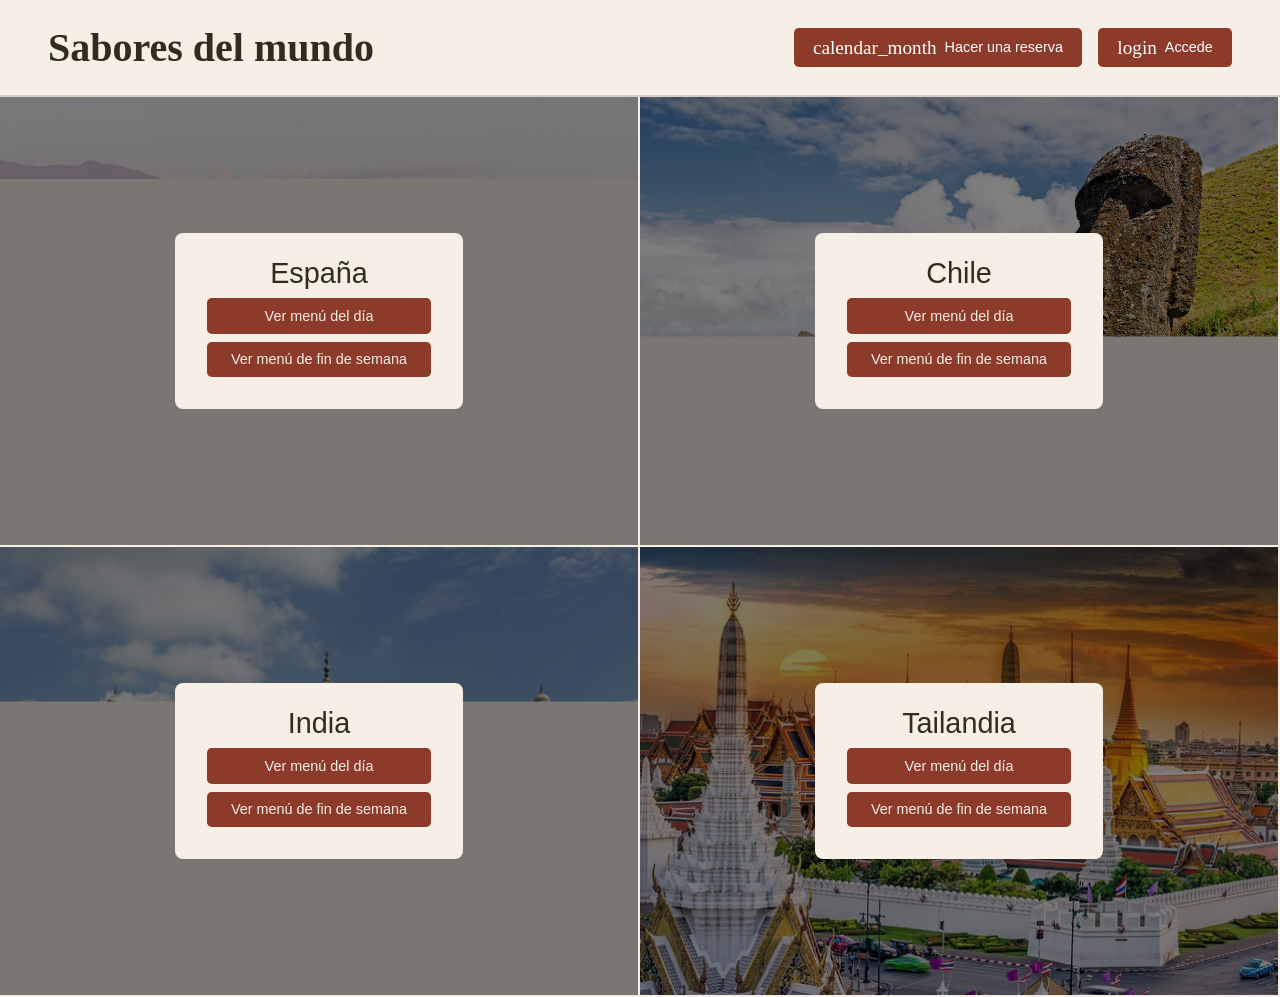
<file: src/main/webapp/index.html>
<!DOCTYPE html>
<html lang="es">
<head>
    <meta charset="UTF-8">
    <meta http-equiv="refresh" content="0; url=view/index.html" />
    <title>Cargando Sabores del Mundo...</title>
</head>
<body>
</body>
</html>
</file>
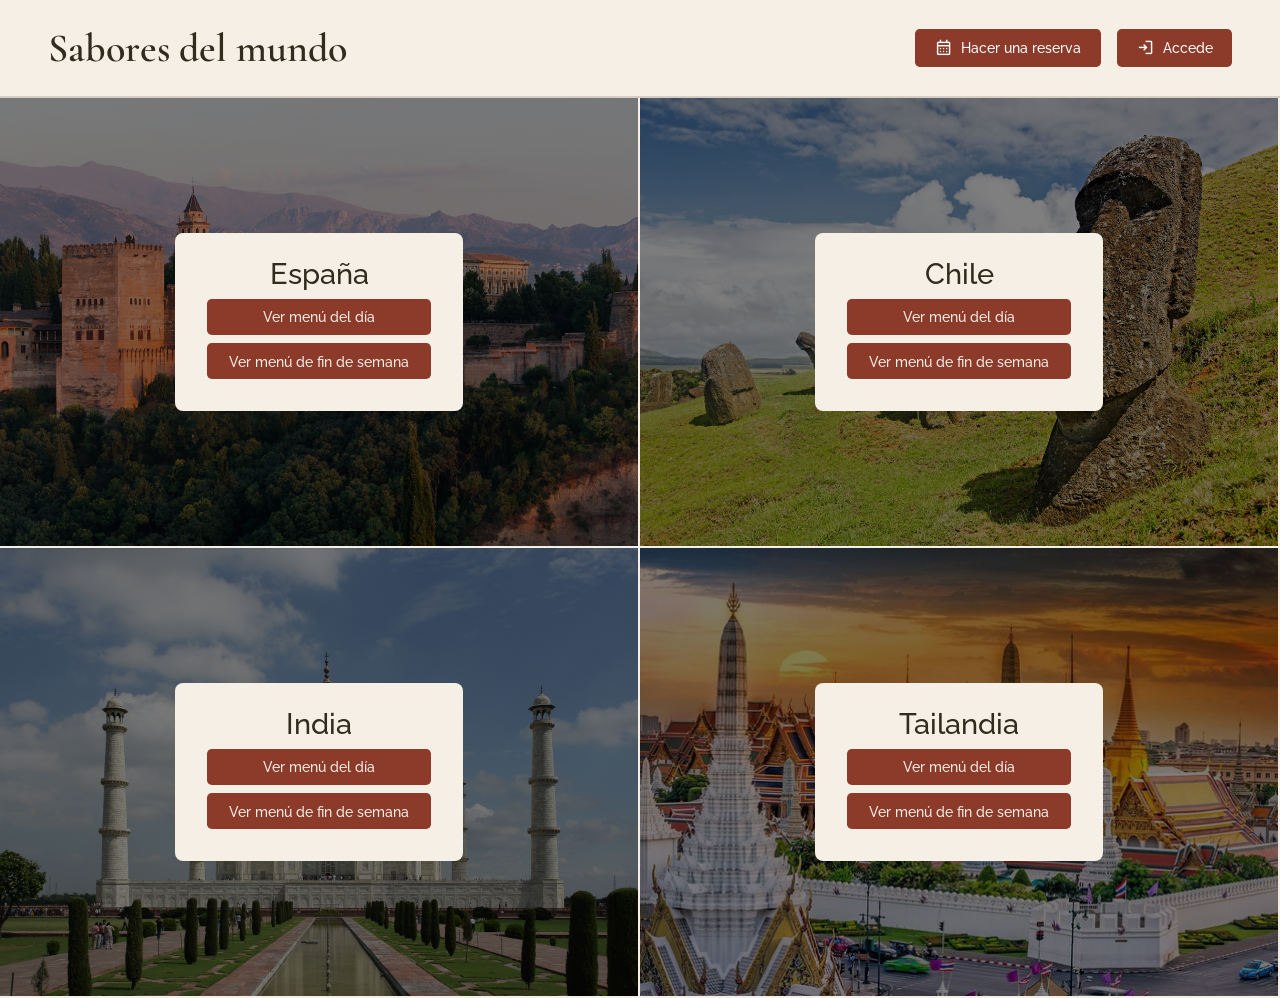
<file: src/main/webapp/view/index.html>
<!DOCTYPE html>
<html lang="es">
<head>
    <meta charset="UTF-8">
    <meta name="viewport" content="width=device-width, initial-scale=1.0">
    <title>Sabores del mundo</title>
    <link href="https://fonts.googleapis.com/css2?family=Cormorant+Garamond:wght@400;600&family=Raleway:wght@400;500;600&display=swap" rel="stylesheet">
    <link rel="stylesheet" href="https://fonts.googleapis.com/css2?family=Material+Symbols+Outlined:opsz,wght,FILL,GRAD@24,400,0,0" />
    <link rel="stylesheet" href="../css/styles.css">
    <script src="../js/main.js" defer></script>
</head>
<body>
    
    <header class="header">
    <h1>Sabores del mundo</h1>
    
    <nav style="display: flex; gap: 1rem; align-items: center; flex-wrap: wrap;">
        
        <a id="btn-panel-admin" href="admin.html" class="btn btn-reserva" style="display: none; align-items: center; gap: 0.5rem; text-decoration: none; background-color: #8C3A2A;">
            <span class="material-symbols-outlined">shield_person</span> Admin
        </a>

        <a href="reservas.html" class="btn btn-reserva" style="display: flex; align-items: center; gap: 0.5rem; text-decoration: none;">
            <span class="material-symbols-outlined">calendar_month</span> Hacer una reserva
        </a>
        
        <button id="btn-accede" onclick="mostrarAcceso()" class="btn btn-reserva" style="display: flex; align-items: center; gap: 0.5rem;">
            <span class="material-symbols-outlined">login</span> Accede
        </button>

        <button id="btn-mi-perfil" onclick="mostrarPerfil()" class="btn btn-reserva" style="display: none; align-items: center; gap: 0.5rem;">
            <span class="material-symbols-outlined">person</span> Mi perfil
        </button>

        <button id="btn-cerrar-sesion" onclick="cerrarSesion()" class="btn" style="background-color: #8C3A2A; color: white; display: none; align-items: center; gap: 0.5rem; border: none; cursor: pointer; border-radius: 0.3rem; padding: 0.6rem 1rem; font-family: 'Raleway', sans-serif;">
            <span class="material-symbols-outlined">logout</span> Cerrar sesión
        </button>

    </nav>
</header>

    <main id="vista-inicio" class="grid-salas">
        <article class="sala" style="background-image: url('../assets/alhambra-españa.jpg');">
            <div class="caja-blanca">
                <h2>España</h2>
                <button onclick="mostrarVista('dia', 'Espana')" class="btn btn-menu">Ver menú del día</button>
                <button onclick="mostrarVista('finde', 'Espana')" class="btn btn-menu">Ver menú de fin de semana</button>
            </div>
        </article>
        <article class="sala" style="background-image: url('../assets/moai-chile.jpg');">
            <div class="caja-blanca">
                <h2>Chile</h2>
                <button onclick="mostrarVista('dia', 'Chile')" class="btn btn-menu">Ver menú del día</button>
                <button onclick="mostrarVista('finde', 'Chile')" class="btn btn-menu">Ver menú de fin de semana</button>
            </div>
        </article>
        <article class="sala" style="background-image: url('../assets/tajmahal-india.jpeg');">
            <div class="caja-blanca">
                <h2>India</h2>
                <button onclick="mostrarVista('dia', 'India')" class="btn btn-menu">Ver menú del día</button>
                <button onclick="mostrarVista('finde', 'India')" class="btn btn-menu">Ver menú de fin de semana</button>
            </div>
        </article>
        <article class="sala" style="background-image: url('../assets/palacio-tailandia.jpg');">
            <div class="caja-blanca">
                <h2>Tailandia</h2>
                <button onclick="mostrarVista('dia', 'Tailandia')" class="btn btn-menu">Ver menú del día</button>
                <button onclick="mostrarVista('finde', 'Tailandia')" class="btn btn-menu">Ver menú de fin de semana</button>
            </div>
        </article>
    </main>

    <section id="vista-menu-dia" class="oculto menu-container">
        <div class="menu-header">
            <div class="titulos">
                <h1>Menú del día</h1>
                <p id="subtitulo-dia">País</p>
            </div>
            <button onclick="volverInicio()" class="link-volver">← Volver al inicio</button>
        </div>
        <hr class="separador">

        <div class="tabs-container">
            <button class="tab-pill activo" onclick="mostrarPlatos('bebida', this, 'vista-menu-dia')">Bebidas</button>
            
            <button class="tab-pill" onclick="mostrarPlatos('primero', this, 'vista-menu-dia')">Primero</button>
            <button class="tab-pill" onclick="mostrarPlatos('segundo', this, 'vista-menu-dia')">Segundo</button>
            <button class="tab-pill" onclick="mostrarPlatos('postre', this, 'vista-menu-dia')">Postre</button>
            
            <button class="tab-pill" onclick="mostrarPlatos('infantil', this, 'vista-menu-dia')">Menú Infantil</button>
        </div>

        <div id="contenedor-platos-dia" class="grid-platos">
            <p style="width: 100%; text-align: center; padding: 2rem;">Cargando menú del día...</p>
        </div>
    </section>

    <section id="vista-menu-finde" class="oculto menu-container">
        <div class="menu-header">
            <div class="titulos">
                <h1>Menú de fin de semana</h1>
                <p id="subtitulo-finde">País</p>
            </div>
            <button onclick="volverInicio()" class="link-volver">← Volver al inicio</button>
        </div>
        <hr class="separador">

        <div class="tabs-container">
            <button class="tab-pill activo" onclick="mostrarPlatos('bebida', this, 'vista-menu-finde')">Bebidas</button>
            
            <button class="tab-pill" onclick="mostrarPlatos('entrante', this, 'vista-menu-finde')">Entrantes</button>
            <button class="tab-pill" onclick="mostrarPlatos('primero', this, 'vista-menu-finde')">Primero</button>
            <button class="tab-pill" onclick="mostrarPlatos('segundo', this, 'vista-menu-finde')">Segundo</button>
            <button class="tab-pill" onclick="mostrarPlatos('postre', this, 'vista-menu-finde')">Postre</button>
            <button class="tab-pill" onclick="mostrarPlatos('infantil', this, 'vista-menu-finde')">Menú Infantil</button>
        </div>

        <div id="contenedor-platos-finde" class="grid-platos">
            <p style="width: 100%; text-align: center; padding: 2rem;">Cargando menú de fin de semana...</p>
        </div>
    </section>


    <section id="vista-acceso" class="oculto reserva-container" style="background-color: var(--fondo); position: absolute; top:0; left:0; width:100%; min-height:100vh; z-index: 100; flex-direction: column;">
        <div style="width: 100%; max-width: 40rem; margin-bottom: 1rem;">
            <button onclick="volverInicio()" class="link-volver">← Volver atrás</button>
        </div>

        <!-- TARJETA LOGIN -->
        <div id="caja-login" class="caja-formulario">
            <h2 style="font-family: 'Cormorant Garamond', serif;">Inicia sesión</h2>
            <hr class="separador-form">

            <form id="form-login" class="formulario">
                <div class="campo">
                    <label for="login-email">Correo electrónico</label>
                    <input type="email" id="login-email" placeholder="ejemplo@correo.com" required>
                </div>
                
                <div class="campo">
                    <label for="login-password">Contraseña</label>
                    <div class="password-container">
                        <input type="password" id="login-password" placeholder="••••••••••••" required>
                        <span class="material-symbols-outlined toggle-password" onclick="togglePassword('login-password')">visibility_off</span>
                    </div>
                </div>
                
                <button type="button" onclick="iniciarSesionFetch()" class="btn btn-reserva btn-submit">Entrar</button>
            </form>
            <p class="cambio-acceso" style="text-align: center; margin-top: 1.5rem;">¿No tienes cuenta? <a href="#" onclick="cambiarModoAcceso('registro')">Regístrate aquí</a></p>
        </div>

        <div id="caja-registro" class="caja-formulario oculto">
            <h2 style="font-family: 'Cormorant Garamond', serif;">Regístrate</h2>
            <hr class="separador-form">

            <form id="form-registro" class="formulario">
                <div class="campo">
                    <label for="reg-nombre">Nombre completo</label>
                    <input type="text" id="reg-nombre" placeholder="Ej: Rodrigo Martín" required>
                </div>
                <div class="fila-campos">
                    <div class="campo">
                        <label for="reg-email">Correo electrónico</label>
                        <input type="email" id="reg-email" placeholder="ejemplo@correo.com" required>
                    </div>
                    
                    <div class="campo">
                        <label for="reg-password">Contraseña</label>
                        <div class="password-container">
                            <input type="password" id="reg-password" placeholder="••••••••••••" required>
                            <span class="material-symbols-outlined toggle-password" onclick="togglePassword('reg-password')">visibility_off</span>
                        </div>
                    </div>
                    
                </div>
                <button type="button" onclick="registrarUsuarioFetch()" class="btn btn-reserva btn-submit">Crear cuenta</button>
            </form>
            <p class="cambio-acceso" style="text-align: center; margin-top: 1.5rem;">¿Ya tienes cuenta? <a href="#" onclick="cambiarModoAcceso('login')">Inicia sesión aquí</a></p>
        </div>
    </section>

    <section id="vista-perfil" class="oculto menu-container">
        <div class="menu-header">
            <div class="titulos">
                <h1>Mi Perfil</h1>
                <p id="email-usuario-perfil">usuario@email.com</p>
            </div>
            <button onclick="volverInicio()" class="link-volver">← Volver al inicio</button>
        </div>
        <hr class="separador">
        <div class="perfil-layout">
            <article class="tarjeta-perfil">
                <div class="puntos-header">
                    <span class="icono-perfil">🛡️</span>
                    <h3>Sistema de puntos</h3>
                </div>
                <div class="puntos-conteo">
                    <span id="num-visitas">5</span> / 10 visitas
                </div>
                <div class="barra-progreso-bg">
                    <div id="barra-color" class="barra-progreso-fill" style="width: 50%;"></div>
                </div>
                <p class="texto-puntos">Acumula una visita cada vez que vengas a nuestros restaurantes. Al llegar a 10 visitas recibirás una comida gratis.</p>
                <button class="btn btn-reserva" onclick="simularVisita()">Simular visita Demo +</button>
            </article>

            <article class="tarjeta-perfil">
                <h3>Información de la cuenta</h3>
                <div class="info-cuenta">
    <div class="dato"><strong>Correo electrónico:</strong> <span id="dato-email">usuario@email.com</span></div>
    <div class="dato"><strong>Nombre completo:</strong> <span id="dato-nombre">Juan Pérez</span></div>
    
    <div style="display: flex; gap: 1rem; margin-top: 1rem;">
        <button class="btn btn-reserva" onclick="actualizarPasswordFetch()">Cambiar contraseña</button>
        <button class="btn" style="background-color: #8C3A2A; color: white;" onclick="borrarCuentaFetch()">Borrar mi cuenta</button>
    </div>
</div>
            </article>
        </div>
    </section>

</body>
</html>
</file>
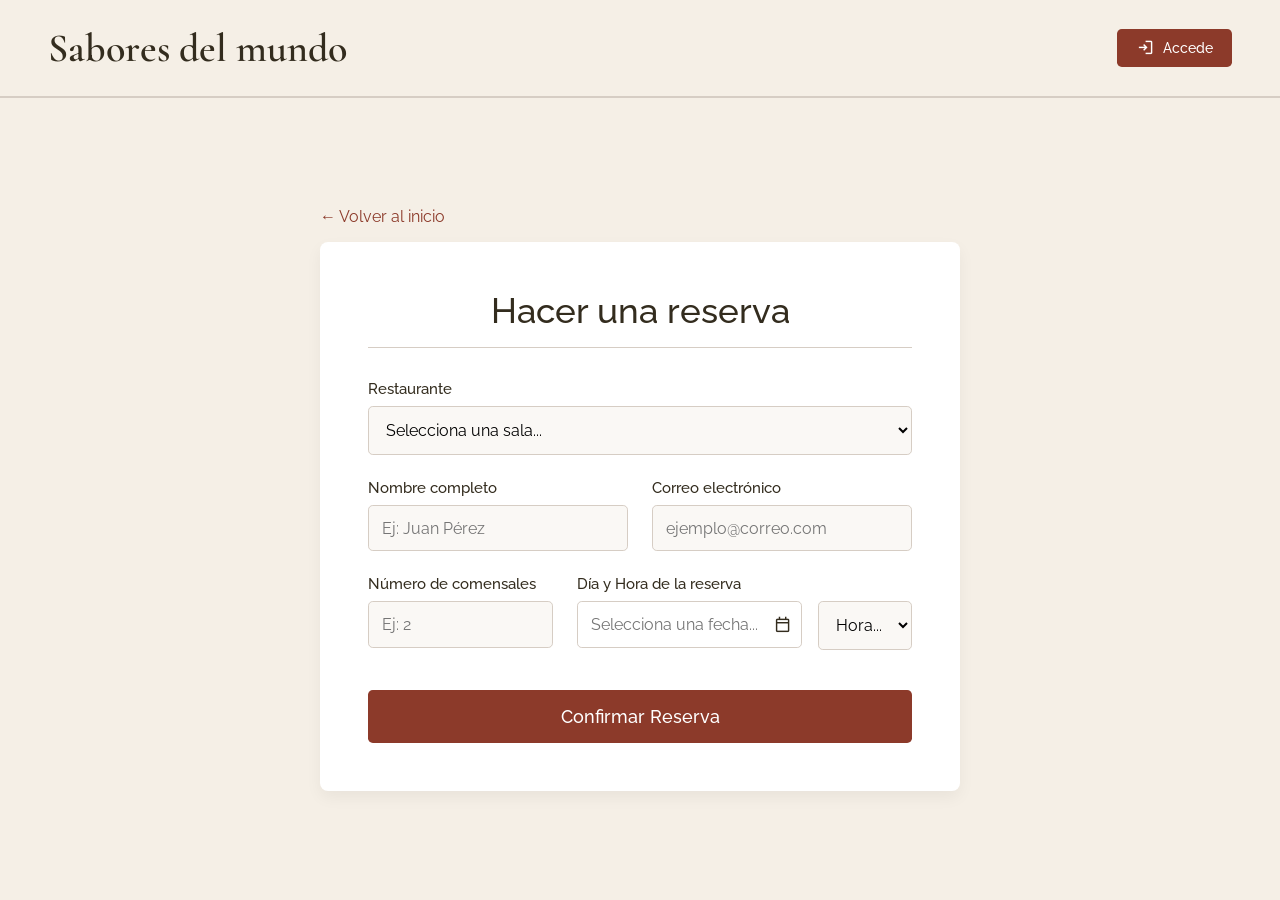
<file: src/main/webapp/view/reservas.html>
<!DOCTYPE html>
<html lang="es">
<head>
    <meta charset="UTF-8">
    <meta name="viewport" content="width=device-width, initial-scale=1.0">
    <title>Reservas - Sabores del mundo</title>
    <link href="https://fonts.googleapis.com/css2?family=Cormorant+Garamond:wght@400;600&family=Raleway:wght@400;500;600&display=swap" rel="stylesheet">
    <link rel="stylesheet" href="https://fonts.googleapis.com/css2?family=Material+Symbols+Outlined:opsz,wght,FILL,GRAD@24,400,0,0" />
    <link rel="stylesheet" href="../css/styles.css">
    <script src="../js/main.js" defer></script>
</head>
<body>
    
    <header class="header">
    <h1>Sabores del mundo</h1>
    <nav style="display: flex; gap: 1rem; align-items: center;">
        
        <button id="btn-accede" onclick="window.location.href='index.html?login=true'" class="btn btn-reserva" style="display: flex; align-items: center; gap: 0.5rem;">
            <span class="material-symbols-outlined">login</span> Accede
        </button>
        <button id="btn-mi-perfil" onclick="window.location.href='index.html?perfil=true'" class="btn btn-reserva" style="display: none; align-items: center; gap: 0.5rem;">
            <span class="material-symbols-outlined">person</span> Mi perfil
        </button>
        <button id="btn-cerrar-sesion" onclick="cerrarSesion()" class="btn" style="background-color: #8C3A2A; color: white; display: none; align-items: center; gap: 0.5rem; border: none; cursor: pointer; border-radius: 0.3rem; padding: 0.6rem 1rem; font-family: 'Raleway', sans-serif;">
            <span class="material-symbols-outlined">logout</span> Cerrar sesión
        </button>
    </nav>
</header>

    <main class="reserva-container" style="flex-direction: column;">
        
        <div style="width: 100%; max-width: 40rem; margin-bottom: 1rem; text-align: left;">
            <a href="index.html" class="link-volver">← Volver al inicio</a>
        </div>

        <div class="caja-formulario">
            <h2>Hacer una reserva</h2>
            <hr class="separador-form">

            <form class="formulario" action="#" id="form-reserva" onsubmit="enviarReserva(event)">
                <div class="campo">
                    <label for="restaurante">Restaurante</label>
                    <select id="restaurante" name="restaurante" required>
                        <option value="" disabled selected>Selecciona una sala...</option>
                        <option value="espana">España</option>
                        <option value="chile">Chile</option>
                        <option value="india">India</option>
                        <option value="tailandia">Tailandia</option>
                    </select>
                </div>
                
                <div class="fila-campos">
                    <div class="campo">
                        <label for="nombre">Nombre completo</label>
                        <input type="text" id="nombre" name="nombre" placeholder="Ej: Juan Pérez" required>
                    </div>
                    <div class="campo">
                        <label for="email">Correo electrónico</label>
                        <input type="email" id="email" name="email" placeholder="ejemplo@correo.com" required>
                    </div>
                </div>
                
                <div class="fila-campos">
                    <div class="campo">
                        <label for="comensales">Número de comensales</label>
                        <input type="number" id="comensales" name="comensales" min="1" max="20" placeholder="Ej: 2" required>
                    </div>
                    
                    <div class="campo">
                        <label>Día y Hora de la reserva</label>
                        <div style="display: flex; gap: 1rem; align-items: flex-start;">
                            
                            <div class="custom-datepicker-container" style="flex: 1; position: relative;">
                                <div class="input-con-icono" onclick="toggleCalendario()">
                                    <input type="text" id="reserva-fecha-texto" placeholder="Selecciona una fecha..." readonly required>
                                    <span class="material-symbols-outlined icono-calendario">calendar_today</span>
                                </div>
                                <input type="hidden" id="reserva-fecha" name="fecha" required>

                                <div class="calendar-dropdown oculto" id="calendar-dropdown">
                                    <div class="calendar-header">
                                        <button type="button" onclick="cambiarMes(-1)" class="btn-mes">&lt;</button>
                                        <span id="calendar-month-year"></span>
                                        <button type="button" onclick="cambiarMes(1)" class="btn-mes">&gt;</button>
                                    </div>
                                    <div class="calendar-weekdays">
                                        <span>Lu</span><span>Ma</span><span>Mi</span><span>Ju</span><span>Vi</span><span>Sá</span><span>Do</span>
                                    </div>
                                    <div class="calendar-days" id="calendar-days"></div>
                                </div>
                            </div>
                            
                            <select id="reserva-hora" name="hora" style="flex: 1;" required>
                                <option value="" disabled selected>Hora...</option>
                            </select>
                        </div>
                    </div>
                </div>
                
                <button type="submit" class="btn btn-reserva btn-submit">Confirmar Reserva</button>
            </form>
        </div>
    </main>

</body>
</html>
</file>
<file: src/main/webapp/css/styles.css>
:root {
    --fondo: #F5EFE6;
    --texto: #332C1E;
    --boton: #8C3A2A;
    --boton-hover: #6B2A1E;
    --blanco: #ffffff;
}

* { margin: 0; padding: 0; box-sizing: border-box; }

body {
    font-family: 'Raleway', sans-serif;
    background-color: var(--fondo);
    color: var(--texto);
    min-height: 100vh;
    display: flex;
    flex-direction: column;
}

h1 { font-family: 'Cormorant Garamond', serif; font-size: 2.5rem; font-weight: 600; }
h2 { font-family: 'Raleway', sans-serif; font-size: 1.8rem; font-weight: 500; margin-bottom: 0.5rem; }
p { line-height: 1.4; }

.oculto { display: none !important; }

.btn {
    font-family: 'Raleway', sans-serif;
    padding: 0.6rem 1.2rem;
    border-radius: 0.3rem;
    border: none;
    cursor: pointer;
    font-weight: 500;
    font-size: 0.9rem;
    transition: background-color 0.3s;
    text-decoration: none;
}

.btn-reserva { background-color: var(--boton); color: var(--blanco); }
.btn-menu { background-color: var(--boton); color: var(--fondo); width: 100%; margin-bottom: 0.5rem; }
.btn-reserva:hover, .btn-menu:hover { background-color: var(--boton-hover); }

.link-volver {
    background: none; border: none; color: var(--boton);
    cursor: pointer; font-family: 'Raleway', sans-serif;
    font-size: 1rem; padding: 0; text-decoration: none;
}
.link-volver:hover { text-decoration: underline; }

.material-symbols-outlined { font-size: 1.2rem !important; vertical-align: middle; }

.header {
    display: flex; justify-content: space-between; align-items: center;
    padding: 1.5rem 3rem; background-color: var(--fondo);
    border-bottom: 0.15rem solid #d6cdc4;
}

.grid-salas { flex: 1; display: flex; flex-wrap: wrap; width: 100%; }
.sala {
    flex: 0 0 50%; height: 50vh;
    background-size: cover; background-position: center;
    background-color: rgba(0, 0, 0, 0.5); background-blend-mode: multiply;
    display: flex; justify-content: center; align-items: center;
    border-right: 0.15rem solid var(--fondo); border-bottom: 0.15rem solid var(--fondo);
}
.caja-blanca {
    background-color: var(--fondo); padding: 1.5rem 2rem; border-radius: 0.5rem;
    text-align: center; display: flex; flex-direction: column; width: 70%; max-width: 18rem;
}

.menu-container { padding: 3rem 10%; max-width: 80rem; margin: 0 auto; width: 100%; }
.menu-header { display: flex; justify-content: space-between; align-items: flex-end; margin-bottom: 1rem; }
.titulos h1 { margin-bottom: 0.2rem; }
.titulos p { color: #666; font-size: 1.1rem; }
.separador { border: none; border-top: 0.1rem solid #d6cdc4; margin-bottom: 2.5rem; }

.tabs-container { display: flex; justify-content: center; gap: 1rem; margin-bottom: 3rem; flex-wrap: wrap; }
.tab-pill {
    padding: 0.6rem 1.8rem; border-radius: 2rem; border: none;
    background-color: #E6E0D8; color: var(--texto); font-weight: 500; font-size: 1rem;
    cursor: pointer; transition: all 0.3s ease; font-family: 'Raleway', sans-serif;
}
.tab-pill.activo { background-color: var(--boton); color: var(--blanco); }

.grid-platos { display: flex; flex-wrap: wrap; gap: 2rem; justify-content: center; }
.plato {
    display: flex; background-color: var(--blanco);
    width: calc(50% - 1rem); min-width: 22rem; border-radius: 0.5rem;
    box-shadow: 0 0.3rem 0.6rem rgba(0,0,0,0.05); overflow: hidden;
}
.img-plato { width: 35%; object-fit: cover; }
.info-plato { width: 65%; padding: 1.5rem; display: flex; flex-direction: column; justify-content: center; }
.info-plato h3 { font-size: 1.2rem; font-weight: 500; margin-bottom: 0.5rem; color: var(--texto); }
.info-plato p { font-size: 0.9rem; color: #666; }

.acceso-container {
    display: flex; position: absolute; top: 0; left: 0;
    width: 100%; min-height: 100vh; background-color: var(--fondo); z-index: 100;
}
.acceso-form-side {
    flex: 0 0 50%; display: flex; flex-direction: column;
    justify-content: center; padding: 3rem 10%;
}
.acceso-form-side .link-volver { align-self: flex-start; margin-bottom: 3rem; }
.acceso-form-side h1 { font-size: 3rem; margin-bottom: 2rem; }

.formulario-acceso { display: flex; flex-direction: column; gap: 1.5rem; max-width: 25rem; }
.formulario-acceso input {
    padding: 1rem; border: 0.1rem solid #d6cdc4; border-radius: 0.3rem;
    font-family: 'Raleway', sans-serif; font-size: 1rem; outline: none;
}
.formulario-acceso input:focus { border-color: var(--boton); }
.btn-full { width: 100%; padding: 1rem; font-size: 1.1rem; margin-top: 0.5rem; }
.cambio-acceso { margin-top: 1.5rem; font-size: 1rem; }
.cambio-acceso a { color: var(--boton); font-weight: 600; text-decoration: none; }
.acceso-img-side { flex: 0 0 50%; background-size: cover; background-position: center; }

.perfil-layout { display: flex; flex-direction: column; gap: 2rem; max-width: 50rem; margin: 0 auto; }
.tarjeta-perfil { background-color: var(--blanco); padding: 2.5rem; border-radius: 0.5rem; box-shadow: 0 0.2rem 0.8rem rgba(0,0,0,0.05); }
.puntos-header { display: flex; align-items: center; gap: 1rem; margin-bottom: 1rem; }
.puntos-conteo { font-size: 2rem; font-weight: 600; color: var(--boton); margin-bottom: 1rem; }
.barra-progreso-bg { background-color: #E6E0D8; height: 1rem; border-radius: 1rem; width: 100%; overflow: hidden; margin-bottom: 1.5rem; }
.barra-progreso-fill { background-color: var(--boton); height: 100%; transition: width 0.5s ease-out; }
.texto-puntos { font-size: 0.95rem; color: #666; margin-bottom: 2rem; }
.info-cuenta { margin-top: 1.5rem; display: flex; flex-direction: column; gap: 1rem; }
.dato { display: flex; justify-content: space-between; border-bottom: 0.1rem solid #eee; padding-bottom: 0.5rem; }

.reserva-container { flex: 1; display: flex; justify-content: center; align-items: center; padding: 2rem; }
.caja-formulario { background-color: var(--blanco); padding: 3rem; border-radius: 0.5rem; box-shadow: 0 0.4rem 1rem rgba(0,0,0,0.05); width: 100%; max-width: 40rem; }
.caja-formulario h2 { text-align: center; font-size: 2.2rem; margin-bottom: 1rem; }
.separador-form { border: none; border-top: 0.1rem solid #d6cdc4; margin-bottom: 2rem; }
.formulario { display: flex; flex-direction: column; gap: 1.5rem; }
.fila-campos { display: flex; gap: 1.5rem; }
.campo { display: flex; flex-direction: column; flex: 1; gap: 0.5rem; }
.campo label { font-weight: 500; font-size: 0.95rem; }
.campo input, .campo select {
    padding: 0.8rem; border: 0.1rem solid #d6cdc4; border-radius: 0.3rem;
    font-family: 'Raleway', sans-serif; font-size: 1rem; background-color: #faf8f5; outline: none;
}
.campo input:focus, .campo select:focus { border-color: var(--boton); }
.btn-submit { margin-top: 1rem; width: 100%; padding: 1rem; font-size: 1.1rem; }

@media (max-width: 48rem) {
    .header { flex-direction: column; gap: 1rem; padding: 1.5rem; }
    .sala { flex: 0 0 100%; border-right: none; }
    .plato { width: 100%; flex-direction: column; }
    .img-plato { width: 100%; height: 12rem; }
    .info-plato { width: 100%; }
    .acceso-form-side { flex: 0 0 100%; padding: 2rem; }
    .acceso-img-side { display: none; }
    .fila-campos { flex-direction: column; }
    .caja-formulario { padding: 2rem 1.5rem; }
}

.tabla-admin { width: 100%; border-collapse: collapse; text-align: left; }
.tabla-admin th { background-color: var(--fondo); padding: 12px; border-bottom: 2px solid #d6cdc4; }
.tabla-admin td { padding: 12px; border-bottom: 1px solid #eee; }
.centro { text-align: center; }

.badge-rol { padding: 3px 8px; border-radius: 12px; font-size: 0.8rem; font-weight: bold; }
.badge-admin { background-color: var(--boton); color: var(--blanco); }
.badge-user { background-color: #d6cdc4; color: var(--texto); }

.acciones-tabla { display: flex; gap: 0.5rem; justify-content: center; }
.btn-peligro { background-color: #d9534f; color: var(--blanco); border: none; padding: 0.4rem 0.8rem; font-size: 0.85rem; border-radius: 0.3rem; cursor: pointer; }
.error-texto { color: #d9534f; font-weight: bold; }

.password-container { position: relative; width: 100%; }
.password-container input { width: 100%; padding-right: 40px; }
.toggle-password { position: absolute; right: 10px; top: 50%; transform: translateY(-50%); cursor: pointer; color: #555; user-select: none; }
.toggle-password:hover { color: var(--boton); }

.input-con-icono { position: relative; cursor: pointer; }
.input-con-icono input { cursor: pointer; background-color: var(--blanco); }
.icono-calendario { position: absolute; right: 10px; top: 50%; transform: translateY(-50%); color: var(--texto); pointer-events: none; }

.calendar-dropdown { position: absolute; top: 100%; left: 0; width: 100%; min-width: 280px; background: var(--blanco); border: 1px solid #d6cdc4; border-radius: 0.3rem; box-shadow: 0 4px 12px rgba(0,0,0,0.1); padding: 1rem; z-index: 10; margin-top: 0.5rem; font-family: 'Raleway', sans-serif; }
.calendar-header { display: flex; justify-content: space-between; align-items: center; margin-bottom: 1rem; }
.btn-mes { background: none; border: none; font-size: 1.2rem; cursor: pointer; color: var(--texto); padding: 0.2rem 0.5rem; border-radius: 0.2rem; }
.btn-mes:hover { background-color: #f0e9e1; }
.calendar-weekdays { display: grid; grid-template-columns: repeat(7, 1fr); text-align: center; font-weight: 600; font-size: 0.9rem; color: var(--texto); margin-bottom: 0.5rem; padding-bottom: 0.5rem; border-bottom: 1px solid #eee; }
.calendar-days { display: grid; grid-template-columns: repeat(7, 1fr); gap: 2px; }
.calendar-day { aspect-ratio: 1; display: flex; align-items: center; justify-content: center; font-size: 0.9rem; cursor: pointer; border-radius: 0.2rem; border: 1px solid transparent; }
.calendar-day:not(.disabled):not(.empty):hover { background-color: #f0e9e1; }
.calendar-day.disabled { background-color: #f9f9f9; color: #ccc; cursor: not-allowed; }
.calendar-day.today { border-color: var(--texto); font-weight: bold; }
.calendar-day.selected { background-color: var(--boton); color: var(--blanco); font-weight: bold; }
</file>
